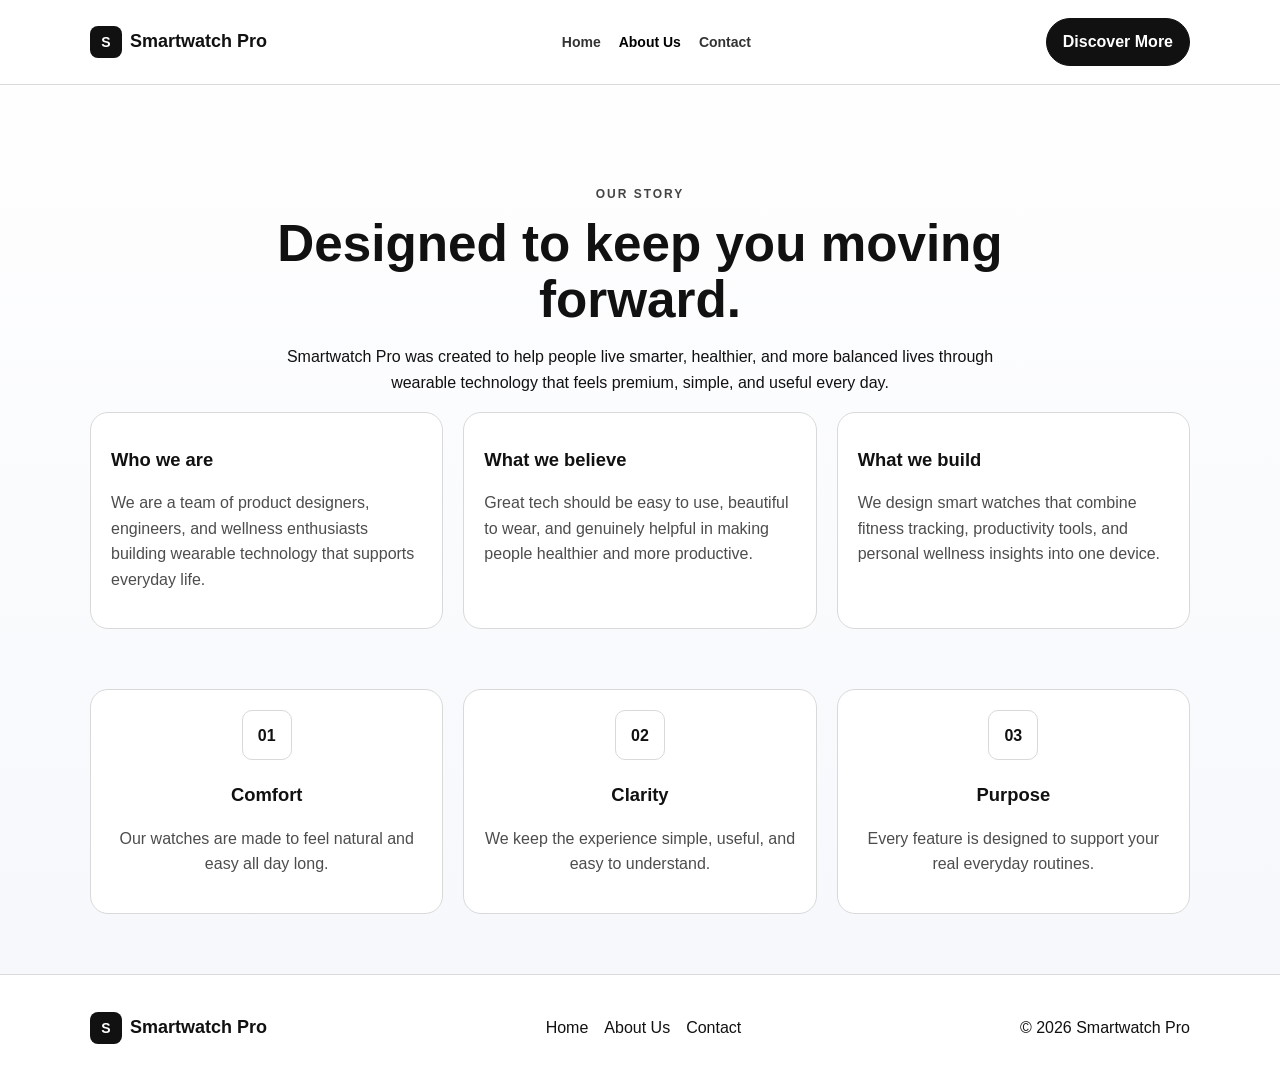
<file: about_us.html>
<!DOCTYPE html>
<html lang="en">
<head>
  <meta charset="UTF-8" />
  <meta name="viewport" content="width=device-width, initial-scale=1.0" />
  <title>About Us | Smartwatch Pro</title>
  <meta name="description" content="Learn more about Smartwatch Pro and our mission to build smarter, healthier everyday technology." />
  <link rel="stylesheet" href="style.css" />
</head>
<body>
  <header class="site-header">
    <div class="container nav-bar">
      <div class="brand">
        <span class="brand-mark">S</span>
        <span>Smartwatch Pro</span>
      </div>

      <button class="nav-toggle" aria-label="Toggle menu" aria-expanded="false">
        <span></span>
        <span></span>
        <span></span>
      </button>

      <nav class="main-nav" aria-label="Main navigation">
        <a href="index.html">Home</a>
        <a href="about_us.html" class="active">About Us</a>
        <a href="contat.html">Contact</a>
      </nav>
      <a href="index.html#features" class="btn btn-primary">Discover More</a>
    </div>
  </header>

  <main class="page-main">
    <section class="page-hero">
      <div class="container">
        <div class="page-header">
          <p class="eyebrow">OUR STORY</p>
          <h1>Designed to keep you moving forward.</h1>
          <p class="page-copy">
            Smartwatch Pro was created to help people live smarter, healthier, and more balanced lives through
            wearable technology that feels premium, simple, and useful every day.
          </p>
        </div>
      </div>
    </section>

    <section class="container">
      <div class="story-grid">
        <article class="story-card">
          <h3>Who we are</h3>
          <p>We are a team of product designers, engineers, and wellness enthusiasts building wearable technology that supports everyday life.</p>
        </article>
        <article class="story-card">
          <h3>What we believe</h3>
          <p>Great tech should be easy to use, beautiful to wear, and genuinely helpful in making people healthier and more productive.</p>
        </article>
        <article class="story-card">
          <h3>What we build</h3>
          <p>We design smart watches that combine fitness tracking, productivity tools, and personal wellness insights into one device.</p>
        </article>
      </div>
    </section>

    <section class="container page-values">
      <div class="story-grid">
        <article class="value-card">
          <div class="value-number">01</div>
          <h3>Comfort</h3>
          <p>Our watches are made to feel natural and easy all day long.</p>
        </article>
        <article class="value-card">
          <div class="value-number">02</div>
          <h3>Clarity</h3>
          <p>We keep the experience simple, useful, and easy to understand.</p>
        </article>
        <article class="value-card">
          <div class="value-number">03</div>
          <h3>Purpose</h3>
          <p>Every feature is designed to support your real everyday routines.</p>
        </article>
      </div>
    </section>
  </main>

  <footer class="site-footer">
    <div class="container footer-wrap">
      <div class="brand">
        <span class="brand-mark">S</span>
        <span>Smartwatch Pro</span>
      </div>
      <div class="footer-links">
        <a href="index.html">Home</a>
        <a href="about_us.html">About Us</a>
        <a href="contat.html">Contact</a>
      </div>
      <p>© 2026 Smartwatch Pro</p>
    </div>
  </footer>
</body>
</html>
</file>
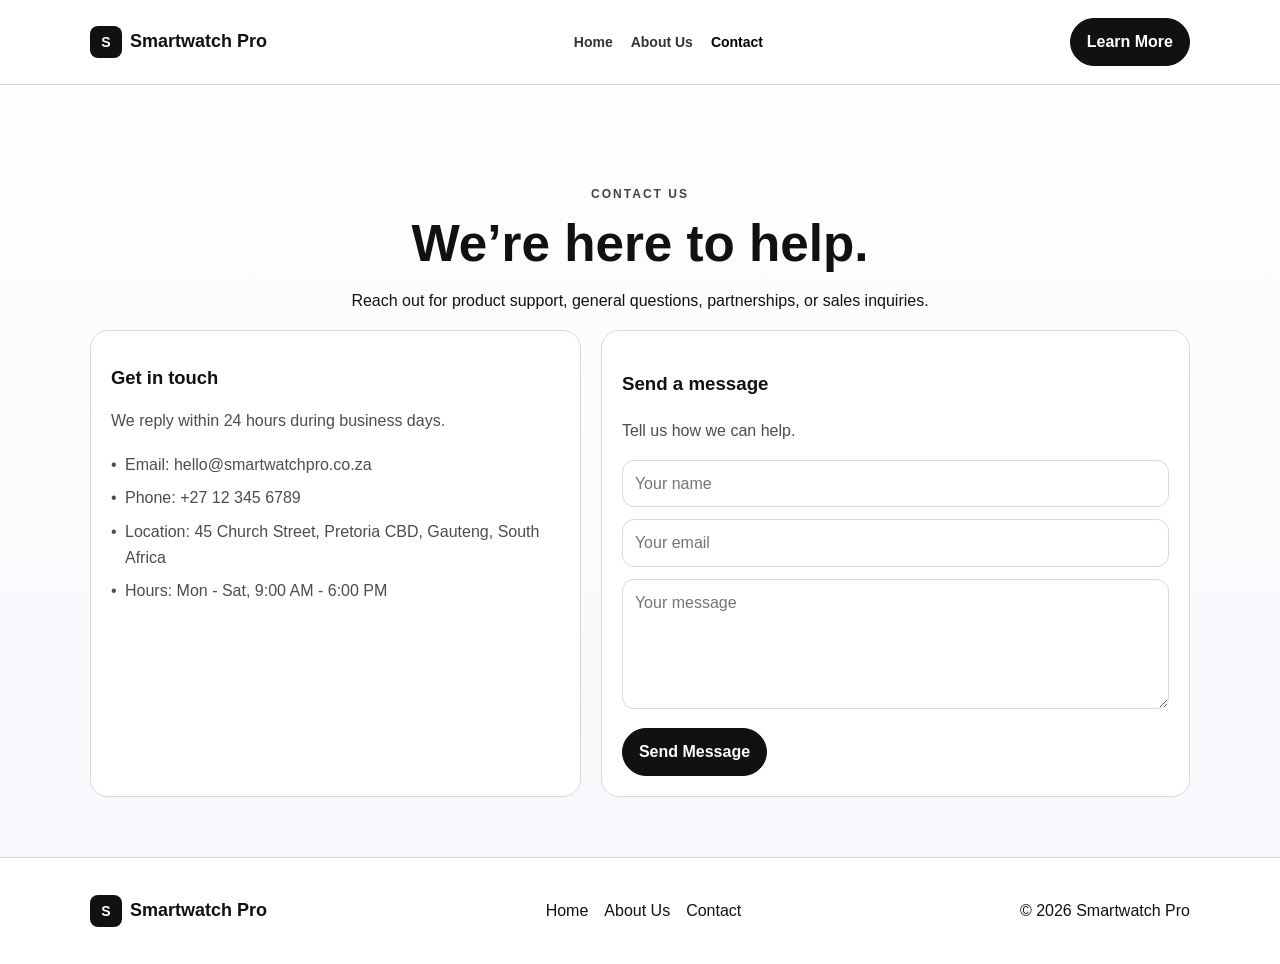
<file: contat.html>
<!DOCTYPE html>
<html lang="en">
<head>
  <meta charset="UTF-8" />
  <meta name="viewport" content="width=device-width, initial-scale=1.0" />
  <title>Contact | Smartwatch Pro</title>
  <meta name="description" content="Contact Smartwatch Pro for support, partnerships, and product inquiries." />
  <link rel="stylesheet" href="style.css" />
</head>
<body>
  <header class="site-header">
    <div class="container nav-bar">
      <div class="brand">
        <span class="brand-mark">S</span>
        <span>Smartwatch Pro</span>
      </div>

      <button class="nav-toggle" aria-label="Toggle menu" aria-expanded="false">
        <span></span>
        <span></span>
        <span></span>
      </button>

      <nav class="main-nav" aria-label="Main navigation">
        <a href="index.html">Home</a>
        <a href="about_us.html">About Us</a>
        <a href="contat.html" class="active">Contact</a>
      </nav>
      <a href="index.html#features" class="btn btn-primary">Learn More</a>
    </div>
  </header>

  <main class="page-main">
    <section class="page-hero">
      <div class="container">
        <div class="page-header">
          <p class="eyebrow">CONTACT US</p>
          <h1>We’re here to help.</h1>
          <p class="page-copy">
            Reach out for product support, general questions, partnerships, or sales inquiries.
          </p>
        </div>
      </div>
    </section>

    <section class="container">
      <div class="contact-grid">
        <div class="contact-card">
          <h3>Get in touch</h3>
          <p>We reply within 24 hours during business days.</p>
          <ul class="contact-list">
            <li>Email: hello@smartwatchpro.co.za</li>
            <li>Phone: +27 12 345 6789</li>
            <li>Location: 45 Church Street, Pretoria CBD, Gauteng, South Africa</li>
            <li>Hours: Mon - Sat, 9:00 AM - 6:00 PM</li>
          </ul>
        </div>

        <div class="contact-form">
          <h3>Send a message</h3>
          <p>Tell us how we can help.</p>
          <form>
            <div class="form-row">
              <input type="text" placeholder="Your name" aria-label="Your name" />
            </div>
            <div class="form-row">
              <input type="email" placeholder="Your email" aria-label="Your email" />
            </div>
            <div class="form-row">
              <textarea placeholder="Your message" aria-label="Your message"></textarea>
            </div>
            <button type="submit" class="btn">Send Message</button>
          </form>
        </div>
      </div>
    </section>
  </main>

  <footer class="site-footer">
    <div class="container footer-wrap">
      <div class="brand">
        <span class="brand-mark">S</span>
        <span>Smartwatch Pro</span>
      </div>
      <div class="footer-links">
        <a href="index.html">Home</a>
        <a href="about_us.html">About Us</a>
        <a href="contat.html">Contact</a>
      </div>
      <p>© 2026 Smartwatch Pro</p>
    </div>
  </footer>
</body>
</html>
</file>
<file: style.css>
* {
  box-sizing: border-box;
}

html {
  scroll-behavior: smooth;
}

body {
  font-family: Arial, Helvetica, sans-serif;
  margin: 0;
  background: linear-gradient(180deg, #ffffff 0%, #f5f7fb 100%);
  color: #111111;
  line-height: 1.6;
}

img {
  display: block;
  max-width: 100%;
}

a {
  color: #111111;
  text-decoration: none;
}

button,
input,
textarea {
  font: inherit;
}

.reveal {
  opacity: 0;
  transform: translateY(20px);
  transition: opacity 0.7s ease, transform 0.7s ease;
}

.reveal.visible {
  opacity: 1;
  transform: translateY(0);
}

@keyframes floaty {
  0%,
  100% {
    transform: translateY(0px);
  }
  50% {
    transform: translateY(-8px);
  }
}

.container {
  width: min(1100px, 90%);
  margin: 0 auto;
}

.site-header {
  background: rgba(255, 255, 255, 0.9);
  border-bottom: 1px solid #d9d9d9;
  position: sticky;
  top: 0;
  z-index: 10;
  -webkit-backdrop-filter: blur(8px);
  backdrop-filter: blur(8px);
}

.nav-bar {
  display: flex;
  align-items: center;
  justify-content: space-between;
  gap: 20px;
  padding: 18px 0;
  flex-wrap: wrap;
  position: relative;
}

.brand {
  display: inline-flex;
  align-items: center;
  font-weight: 700;
  font-size: 18px;
}

.brand-mark {
  display: inline-flex;
  align-items: center;
  justify-content: center;
  background: #111111;
  color: #ffffff;
  width: 32px;
  height: 32px;
  margin-right: 8px;
  font-size: 14px;
  border-radius: 8px;
}

.main-nav {
  display: flex;
  align-items: center;
  gap: 18px;
  flex-wrap: wrap;
}

.main-nav a {
  color: #333333;
  font-size: 14px;
  font-weight: 600;
  transition: color 0.2s ease;
}

.main-nav a:hover,
.main-nav a.active {
  color: #000000;
}

.btn {
  display: inline-flex;
  align-items: center;
  justify-content: center;
  padding: 10px 16px;
  border: 1px solid #111111;
  background: #111111;
  color: #ffffff;
  font-weight: 600;
  text-align: center;
  transition: transform 0.2s ease, box-shadow 0.2s ease;
  border-radius: 999px;
}

.btn:hover {
  transform: translateY(-2px);
  box-shadow: 0 12px 20px rgba(17, 17, 17, 0.12);
}

.btn-secondary {
  background: #ffffff;
  color: #111111;
}

.hero {
  padding: 60px 0;
}

.hero-grid,
.showcase-grid,
.detail-grid,
.product-page {
  display: grid;
  grid-template-columns: 1.1fr 0.9fr;
  gap: 40px;
  align-items: center;
}

.eyebrow {
  margin: 0 0 12px;
  color: #444444;
  font-size: 12px;
  letter-spacing: 2px;
  text-transform: uppercase;
  font-weight: 700;
}

.hero-copy h1,
.section-heading h2,
.content-block h2,
.page-header h1,
.product-page-text h1 {
  margin: 0 0 16px;
  font-size: clamp(2rem, 4vw, 3.2rem);
  line-height: 1.1;
  font-weight: 700;
}

.lead,
.feature-box p,
.info-card p,
.product-specs p,
.content-block p,
.page-copy p,
.contact-card p,
.contact-form p,
.value-card p,
.story-card p,
.mini-stats span,
.contact-list,
.product-features li,
.metric-item span {
  color: #4d4d4d;
}

.cta-row {
  display: flex;
  gap: 12px;
  flex-wrap: wrap;
  margin: 24px 0;
}

.mini-stats {
  list-style: none;
  padding: 0;
  margin: 0;
  display: flex;
  flex-wrap: wrap;
  gap: 24px;
}

.mini-stats li {
  min-width: 100px;
  background: rgba(255, 255, 255, 0.6);
  border: 1px solid #e8e8e8;
  border-radius: 14px;
  padding: 12px 14px;
}

.mini-stats strong {
  display: block;
  font-size: 1.5rem;
  margin-bottom: 2px;
}

.hero-visual {
  position: relative;
}

.hero-visual img,
.product-page-image img,
.product-image-block img {
  width: 100%;
  height: 420px;
  object-fit: cover;
  border: 1px solid #d9d9d9;
  border-radius: 18px;
  animation: floaty 5s ease-in-out infinite;
}

.feature-band {
  background: #f5f5f5;
  border-top: 1px solid #d9d9d9;
  border-bottom: 1px solid #d9d9d9;
  padding: 40px 0;
}

.feature-grid {
  display: grid;
  grid-template-columns: repeat(4, minmax(0, 1fr));
  gap: 20px;
}

.feature-box,
.info-card,
.story-card,
.value-card,
.contact-card,
.contact-form,
.product-card,
.testimonial-card,
.benefit-box {
  background: #ffffff;
  border: 1px solid #d9d9d9;
  padding: 20px;
  border-radius: 18px;
  transition: transform 0.25s ease, box-shadow 0.25s ease;
}

.feature-box:hover,
.info-card:hover,
.story-card:hover,
.value-card:hover,
.contact-card:hover,
.contact-form:hover,
.product-card:hover,
.testimonial-card:hover,
.benefit-box:hover {
  transform: translateY(-4px);
  box-shadow: 0 15px 25px rgba(17, 17, 17, 0.08);
}

.feature-box h3,
.info-card h3,
.story-card h3,
.value-card h3,
.contact-card h3 {
  margin: 12px 0 8px;
  font-size: 1.15rem;
}

.showcase,
.features-detail,
.page-main {
  padding: 60px 0;
}

.section-heading {
  margin-bottom: 24px;
}

.section-heading h2,
.content-block h2 {
  font-size: clamp(1.8rem, 3vw, 2.8rem);
}

.product-card {
  padding: 0;
  overflow: hidden;
}

.product-badge {
  display: inline-block;
  background: #f3f3f3;
  border: 1px solid #d9d9d9;
  margin: 20px;
  padding: 6px 10px;
  font-size: 12px;
  font-weight: 700;
  text-transform: uppercase;
}

.product-image-block {
  padding: 0 20px;
}

.product-specs {
  padding: 20px;
}

.product-specs h3 {
  margin: 0 0 8px;
  font-size: 1.8rem;
}

.spec-list {
  display: flex;
  flex-wrap: wrap;
  gap: 8px;
  margin: 16px 0;
}

.spec-list span {
  display: inline-block;
  background: #f3f3f3;
  border: 1px solid #d9d9d9;
  padding: 6px 10px;
  font-size: 12px;
}

.ad-note {
  padding-top: 12px;
  border-top: 1px solid #d9d9d9;
}

.ad-note strong {
  display: block;
  margin-bottom: 6px;
}

.info-stack {
  display: grid;
  gap: 20px;
}

.content-block ul,
.product-features,
.contact-list {
  list-style: none;
  padding: 0;
  margin: 18px 0 0;
}

.content-block li,
.product-features li,
.contact-list li {
  margin-bottom: 8px;
  position: relative;
  padding-left: 14px;
}

.content-block li::before,
.product-features li::before,
.contact-list li::before {
  content: "•";
  position: absolute;
  left: 0;
  top: 0;
}

.metric-panel {
  display: grid;
  gap: 18px;
}

.metric-item {
  padding: 18px 0;
  border-top: 1px solid #d9d9d9;
}

.metric-item strong {
  display: block;
  font-size: 2rem;
  margin-bottom: 4px;
}

.site-footer {
  border-top: 1px solid #d9d9d9;
  padding: 24px 0;
  background: #ffffff;
}

.footer-wrap {
  display: flex;
  justify-content: space-between;
  align-items: center;
  gap: 20px;
  flex-wrap: wrap;
}

.footer-links {
  display: flex;
  gap: 16px;
  flex-wrap: wrap;
}

.page-hero {
  padding-top: 40px;
}

.page-header {
  max-width: 760px;
  margin: 0 auto;
  text-align: center;
}

.story-grid,
.contact-grid {
  display: grid;
  grid-template-columns: repeat(3, minmax(0, 1fr));
  gap: 20px;
}

.value-card {
  text-align: center;
}

.value-number {
  display: inline-flex;
  align-items: center;
  justify-content: center;
  width: 50px;
  height: 50px;
  border: 1px solid #d9d9d9;
  font-weight: 700;
  margin-bottom: 8px;
  border-radius: 10px;
}

.contact-grid {
  grid-template-columns: 1fr 1.2fr;
}

.form-row {
  margin-bottom: 12px;
}

input,
textarea {
  width: 100%;
  padding: 10px 12px;
  border: 1px solid #d9d9d9;
  background: #ffffff;
  color: #111111;
  font: inherit;
  box-sizing: border-box;
  border-radius: 12px;
}

textarea {
  min-height: 130px;
  resize: vertical;
}

.product-page {
  grid-template-columns: 1fr 1fr;
}

.product-page-text {
  align-self: center;
}

.product-features {
  display: grid;
  gap: 8px;
}

.page-values {
  padding-top: 60px;
}

.nav-toggle {
  display: none;
  flex-direction: column;
  justify-content: center;
  gap: 5px;
  width: 42px;
  height: 42px;
  border: 1px solid #d9d9d9;
  background: #fff;
  border-radius: 10px;
  padding: 9px 10px;
  cursor: pointer;
}

.nav-toggle span {
  display: block;
  height: 2px;
  background: #111111;
  border-radius: 10px;
}

@media (max-width: 768px) {
  .hero-grid,
  .showcase-grid,
  .detail-grid,
  .product-page,
  .contact-grid,
  .story-grid,
  .feature-grid {
    grid-template-columns: 1fr;
  }

  .nav-toggle {
    display: flex;
  }

  .main-nav {
    display: none;
    width: 100%;
    flex-direction: column;
    align-items: flex-start;
    padding-top: 12px;
    border-top: 1px solid #d9d9d9;
  }

  .main-nav.open {
    display: flex;
  }

  .nav-bar,
  .footer-wrap {
    justify-content: center;
    text-align: center;
  }

  .main-nav,
  .footer-links,
  .cta-row,
  .mini-stats {
    justify-content: center;
  }

  .hero-visual img,
  .product-page-image img,
  .product-image-block img {
    height: 300px;
  }
}
</file>
